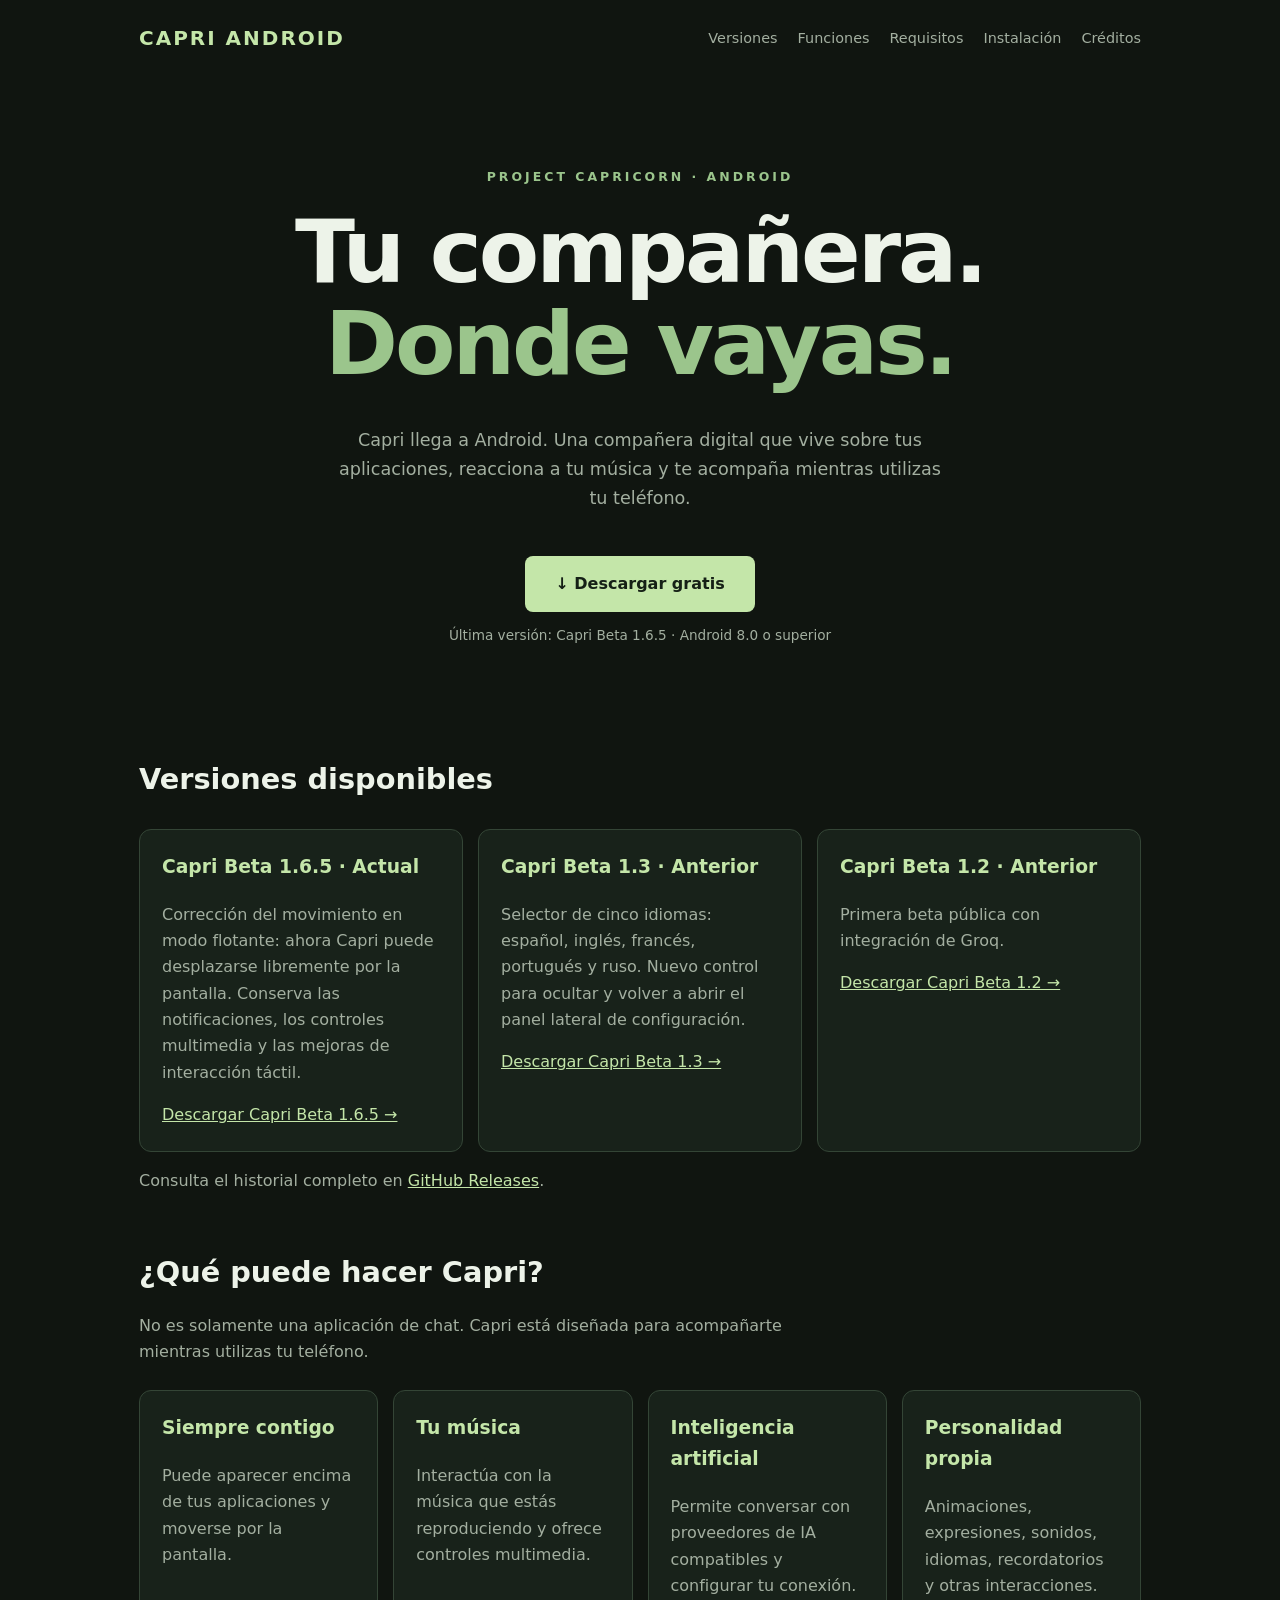
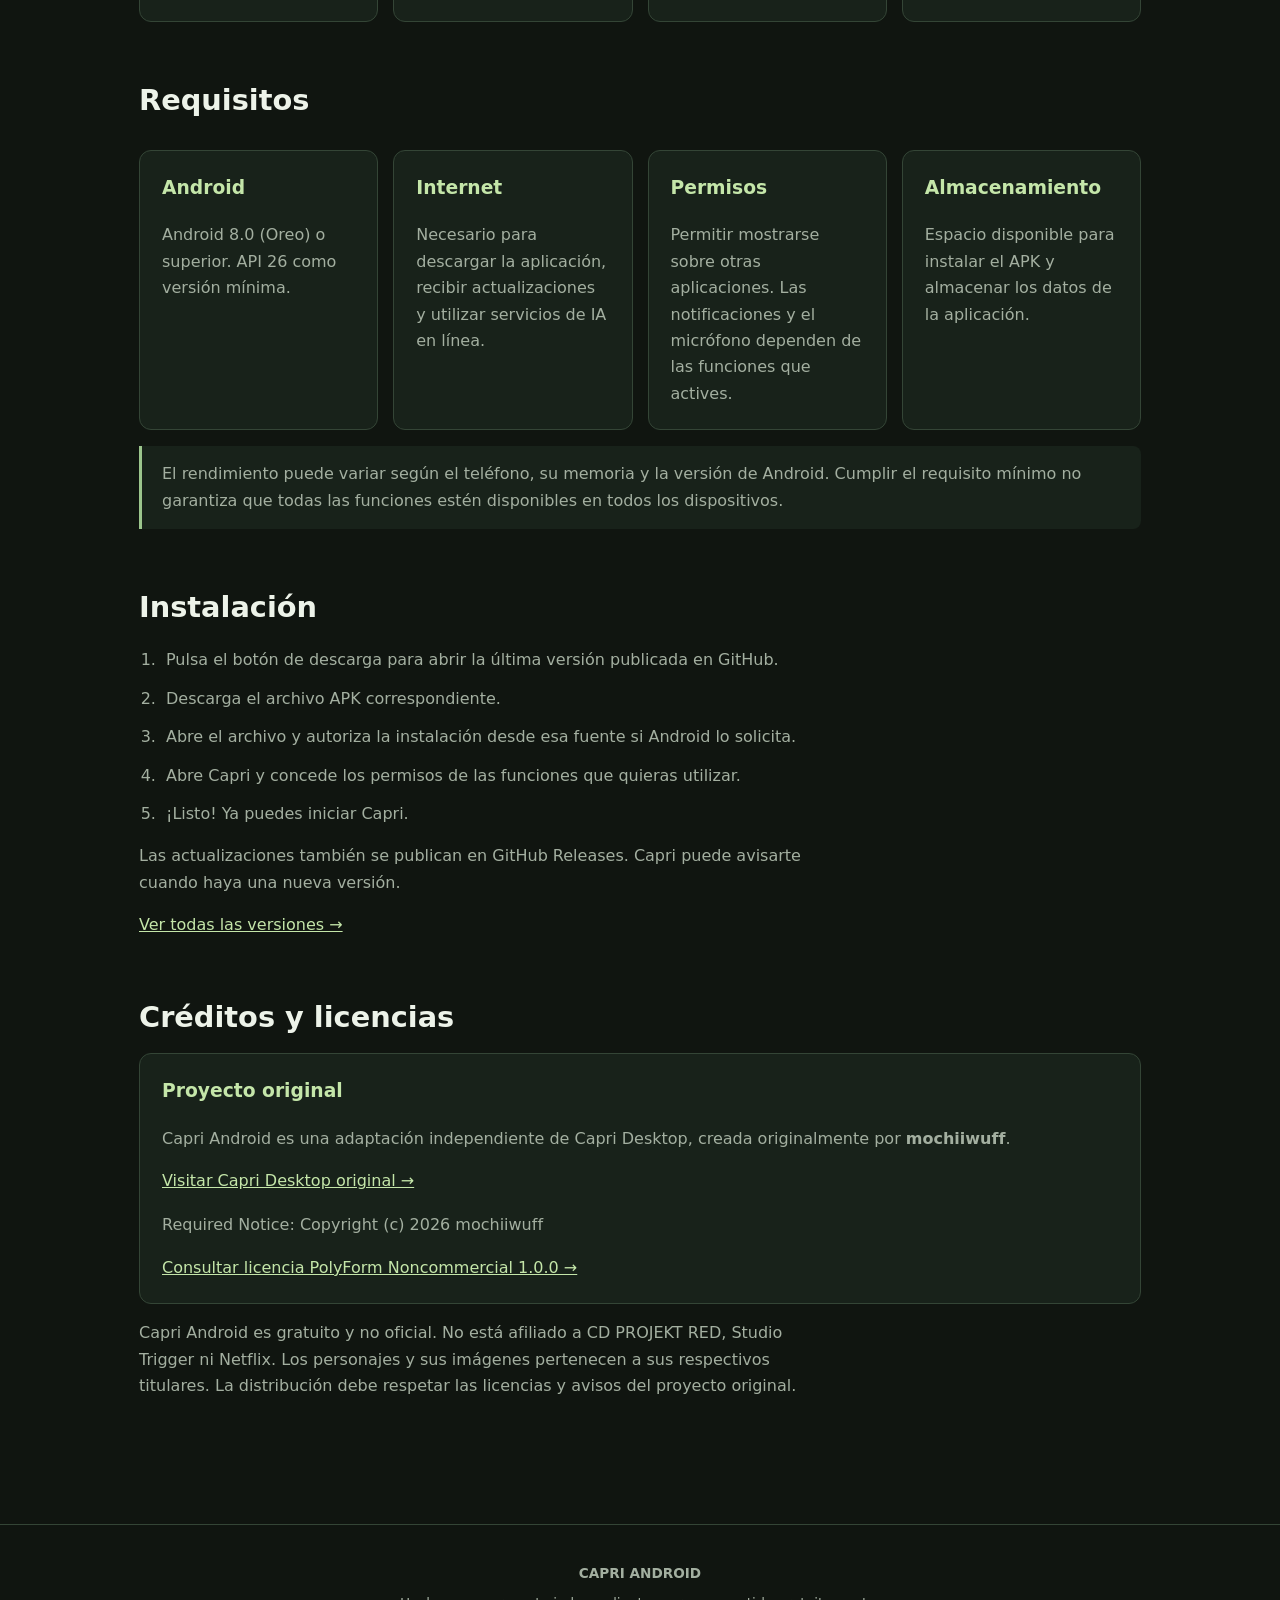
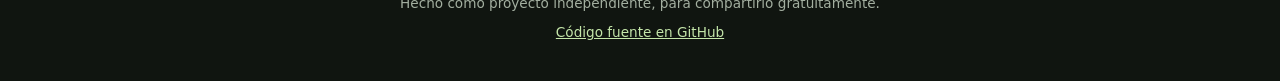
<file: docs/index.html>
<!DOCTYPE html>
<html lang="es">
<head>
<meta charset="UTF-8">
<meta name="viewport" content="width=device-width, initial-scale=1">
<meta name="theme-color" content="#101510">
<meta name="description" content="Capri Android: lleva a Capri contigo en tu teléfono. Descarga gratuita para Android.">
<title>Capri Android — Tu compañera digital</title>
<style>
:root {
  color-scheme: dark;
  --bg:#101510;
  --panel:#18221a;
  --green:#9bc58c;
  --bright:#c4e6a9;
  --muted:#a3afa0;
  --line:#344536;
}
* { box-sizing:border-box; }
html { scroll-behavior:smooth; }
body {
  margin:0;
  background:var(--bg);
  color:#edf3e9;
  font-family:system-ui,-apple-system,"Segoe UI",sans-serif;
  line-height:1.65;
}
a { color:var(--bright); }
header {
  max-width:1050px;
  margin:auto;
  padding:22px 24px;
  display:flex;
  justify-content:space-between;
  align-items:center;
  gap:20px;
}
.logo {
  color:var(--bright);
  font-weight:800;
  font-size:1.25rem;
  letter-spacing:2px;
}
nav { display:flex; gap:20px; flex-wrap:wrap; }
nav a { color:var(--muted); text-decoration:none; font-size:.9rem; }
nav a:hover { color:var(--bright); }
main { max-width:1050px; margin:auto; padding:35px 24px 70px; }
.hero {
  min-height:430px;
  display:flex;
  flex-direction:column;
  justify-content:center;
  align-items:center;
  text-align:center;
  padding:55px 15px;
}
.eyebrow {
  color:var(--green);
  text-transform:uppercase;
  letter-spacing:3px;
  font-size:.78rem;
  font-weight:700;
}
h1 {
  font-size:clamp(2.8rem,9vw,5.5rem);
  line-height:1.05;
  letter-spacing:-3px;
  margin:18px 0;
}
h1 span { color:var(--green); }
.hero p {
  max-width:620px;
  color:var(--muted);
  font-size:1.1rem;
}
.download {
  display:inline-block;
  margin-top:25px;
  padding:15px 30px;
  border-radius:8px;
  background:var(--bright);
  color:#152016;
  font-weight:800;
  text-decoration:none;
  transition:.2s;
}
.download:hover { background:#d8f4c3; transform:translateY(-2px); }
.version { color:var(--muted); font-size:.85rem; margin-top:12px; }
section { margin:55px 0; }
h2 { font-size:1.8rem; margin-bottom:12px; }
.intro { color:var(--muted); max-width:700px; }
.grid {
  display:grid;
  grid-template-columns:repeat(auto-fit,minmax(220px,1fr));
  gap:15px;
  margin-top:25px;
}
.card {
  background:var(--panel);
  border:1px solid var(--line);
  border-radius:12px;
  padding:22px;
}
.card h3 { color:var(--bright); margin-top:0; }
.card p { color:var(--muted); margin-bottom:0; }
.steps { padding-left:22px; color:var(--muted); }
.steps li { margin:12px 0; padding-left:5px; }
.notice {
  border-left:3px solid var(--green);
  padding:15px 20px;
  background:var(--panel);
  color:var(--muted);
  border-radius:0 8px 8px 0;
}
footer {
  border-top:1px solid var(--line);
  padding:30px 24px;
  text-align:center;
  color:var(--muted);
  font-size:.85rem;
}
footer p { margin:7px 0; }
@media(max-width:600px) {
  header { align-items:flex-start; flex-direction:column; }
  nav { gap:14px; }
  main { padding-top:10px; }
  .hero { min-height:380px; }
  h1 { letter-spacing:-2px; }
}
</style>
</head>
<body>
<header>
  <div class="logo">CAPRI ANDROID</div>
  <nav>
    <a href="#versiones">Versiones</a>
      <a href="#funciones">Funciones</a>
    <a href="#requisitos">Requisitos</a>
    <a href="#instalar">Instalación</a>
    <a href="#creditos">Créditos</a>
  </nav>
</header>

<main>
  <div class="hero">
    <div class="eyebrow">Project Capricorn · Android</div>
    <h1>Tu compañera.<br><span>Donde vayas.</span></h1>
    <p>Capri llega a Android. Una compañera digital que vive sobre tus aplicaciones, reacciona a tu música y te acompaña mientras utilizas tu teléfono.</p>
    <a class="download" href="https://github.com/eduardotexmal-web/capri-android/releases/download/beta-1.6.5/Capri-Beta-1.6.5.apk">
      ↓ Descargar gratis
    </a>
    <div class="version">Última versión: Capri Beta 1.6.5 · Android 8.0 o superior</div>
  </div>

  <section id="versiones">
    <h2>Versiones disponibles</h2>
    <div class="grid">
      <article class="card">
          <h3>Capri Beta 1.6.5 · Actual</h3>
          <p>Corrección del movimiento en modo flotante: ahora Capri puede desplazarse libremente por la pantalla. Conserva las notificaciones, los controles multimedia y las mejoras de interacción táctil.</p>
          <p><a href="https://github.com/eduardotexmal-web/capri-android/releases/download/beta-1.6.5/Capri-Beta-1.6.5.apk">Descargar Capri Beta 1.6.5 →</a></p>
        </article>
      <article class="card">
        <h3>Capri Beta 1.3 · Anterior</h3>
        <p>Selector de cinco idiomas: español, inglés, francés, portugués y ruso. Nuevo control para ocultar y volver a abrir el panel lateral de configuración.</p>
        <p><a href="https://github.com/eduardotexmal-web/capri-android/releases/download/beta-1.3/Capri-Beta-1.3.apk">Descargar Capri Beta 1.3 →</a></p>
      </article>
      <article class="card">
        <h3>Capri Beta 1.2 · Anterior</h3>
        <p>Primera beta pública con integración de Groq.</p>
        <p><a href="https://github.com/eduardotexmal-web/capri-android/releases/download/beta-1.2/Capri-Beta-1.2.apk">Descargar Capri Beta 1.2 →</a></p>
      </article>
    </div>
    <p class="intro">Consulta el historial completo en <a href="https://github.com/eduardotexmal-web/capri-android/releases">GitHub Releases</a>.</p>
  </section>

  <section id="funciones">
    <h2>¿Qué puede hacer Capri?</h2>
    <p class="intro">No es solamente una aplicación de chat. Capri está diseñada para acompañarte mientras utilizas tu teléfono.</p>
    <div class="grid">
      <article class="card">
        <h3>Siempre contigo</h3>
        <p>Puede aparecer encima de tus aplicaciones y moverse por la pantalla.</p>
      </article>
      <article class="card">
        <h3>Tu música</h3>
        <p>Interactúa con la música que estás reproduciendo y ofrece controles multimedia.</p>
      </article>
      <article class="card">
        <h3>Inteligencia artificial</h3>
        <p>Permite conversar con proveedores de IA compatibles y configurar tu conexión.</p>
      </article>
      <article class="card">
        <h3>Personalidad propia</h3>
        <p>Animaciones, expresiones, sonidos, idiomas, recordatorios y otras interacciones.</p>
      </article>
    </div>
  </section>

  <section id="requisitos">
    <h2>Requisitos</h2>
    <div class="grid">
      <article class="card">
        <h3>Android</h3>
        <p>Android 8.0 (Oreo) o superior. API 26 como versión mínima.</p>
      </article>
      <article class="card">
        <h3>Internet</h3>
        <p>Necesario para descargar la aplicación, recibir actualizaciones y utilizar servicios de IA en línea.</p>
      </article>
      <article class="card">
        <h3>Permisos</h3>
        <p>Permitir mostrarse sobre otras aplicaciones. Las notificaciones y el micrófono dependen de las funciones que actives.</p>
      </article>
      <article class="card">
        <h3>Almacenamiento</h3>
        <p>Espacio disponible para instalar el APK y almacenar los datos de la aplicación.</p>
      </article>
    </div>
    <p class="notice">El rendimiento puede variar según el teléfono, su memoria y la versión de Android. Cumplir el requisito mínimo no garantiza que todas las funciones estén disponibles en todos los dispositivos.</p>
  </section>

  <section id="instalar">
    <h2>Instalación</h2>
    <ol class="steps">
      <li>Pulsa el botón de descarga para abrir la última versión publicada en GitHub.</li>
      <li>Descarga el archivo APK correspondiente.</li>
      <li>Abre el archivo y autoriza la instalación desde esa fuente si Android lo solicita.</li>
      <li>Abre Capri y concede los permisos de las funciones que quieras utilizar.</li>
      <li>¡Listo! Ya puedes iniciar Capri.</li>
    </ol>
    <p class="intro">Las actualizaciones también se publican en GitHub Releases. Capri puede avisarte cuando haya una nueva versión.</p>
    <a href="https://github.com/eduardotexmal-web/capri-android/releases" target="_blank" rel="noopener">Ver todas las versiones →</a>
  </section>

  <section id="creditos">
    <h2>Créditos y licencias</h2>
    <div class="card">
      <h3>Proyecto original</h3>
      <p>Capri Android es una adaptación independiente de Capri Desktop, creada originalmente por <strong>mochiiwuff</strong>.</p>
      <p><a href="https://github.com/mochiiwuff/capri-desktop" target="_blank" rel="noopener">Visitar Capri Desktop original →</a></p>
      <p style="margin-top:18px">Required Notice: Copyright (c) 2026 mochiiwuff</p>
      <p><a href="https://github.com/eduardotexmal-web/capri-android/blob/main/LICENSE" target="_blank" rel="noopener">Consultar licencia PolyForm Noncommercial 1.0.0 →</a></p>
    </div>
    <p class="intro">Capri Android es gratuito y no oficial. No está afiliado a CD PROJEKT RED, Studio Trigger ni Netflix. Los personajes y sus imágenes pertenecen a sus respectivos titulares. La distribución debe respetar las licencias y avisos del proyecto original.</p>
  </section>
</main>

<footer>
  <p><strong>CAPRI ANDROID</strong></p>
  <p>Hecho como proyecto independiente, para compartirlo gratuitamente.</p>
  <p><a href="https://github.com/eduardotexmal-web/capri-android">Código fuente en GitHub</a></p>
</footer>
</body>
</html>
</file>
